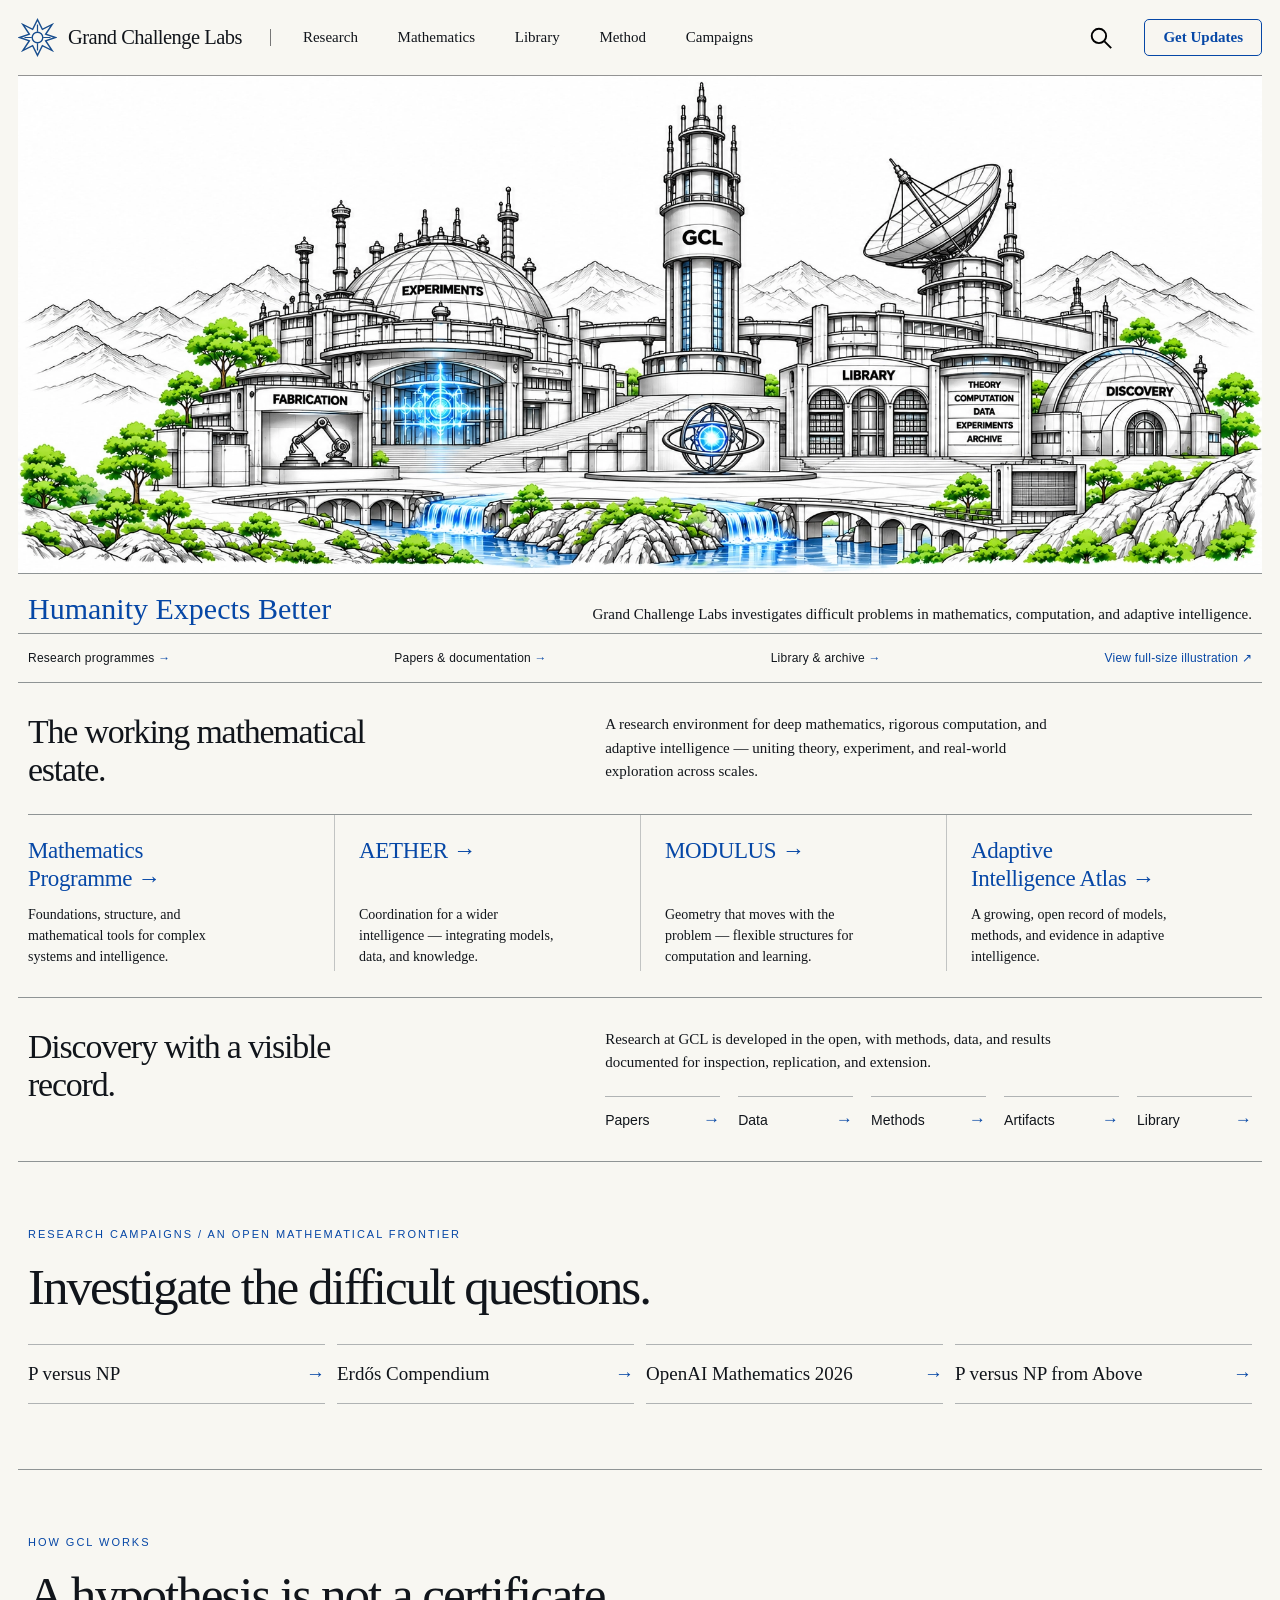
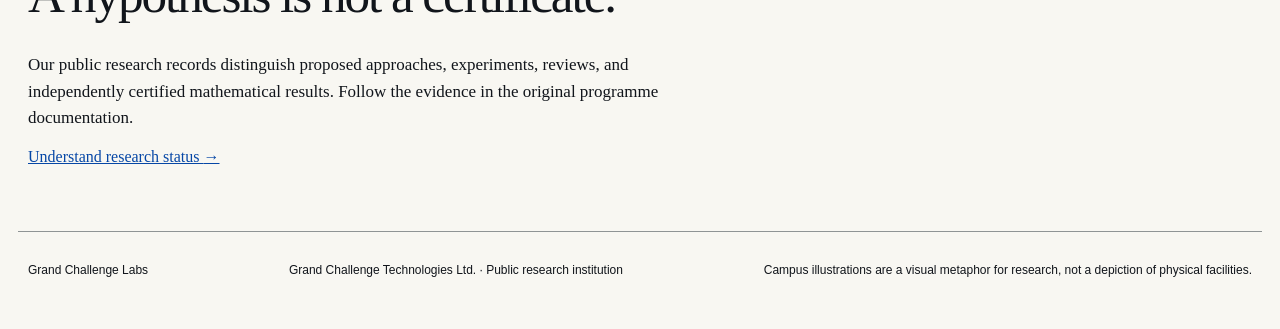
<file: index.html>
<!doctype html>
<html lang="en">
<head>
  <meta charset="utf-8">
  <meta name="viewport" content="width=device-width, initial-scale=1">
  <meta name="theme-color" content="#f8f7f2">
  <meta name="description" content="Grand Challenge Labs investigates problems in mathematics, computation, and adaptive intelligence. Explore research programmes, documentary records, and working evidence.">
  <title>Grand Challenge Labs · Humanity Expects Better</title>
  
  <link rel="preload" href="assets/hero-polished-no-wiring.webp" as="image" type="image/webp">
  <style>
:root{--ink:#11151b;--paper:#f8f7f2;--blue:#0647a6;--rule:#8f9495;--sans:Arial,Helvetica,sans-serif}*{box-sizing:border-box}html{scroll-behavior:smooth}body{margin:0;background:var(--paper);color:var(--ink);font-family:Georgia,'Times New Roman',serif}a{color:inherit}a:focus-visible,button:focus-visible,input:focus-visible{outline:3px solid var(--blue);outline-offset:3px}button{font:inherit}.shell{width:min(1440px,calc(100% - 36px));margin-inline:auto}.skip{position:absolute;left:-9999px;z-index:50;background:white;padding:14px}.skip:focus{left:10px;top:10px}.masthead{height:76px;display:flex;align-items:center;border-bottom:1px solid #939393;gap:28px}.identity{display:flex;align-items:center;gap:11px;text-decoration:none;font-size:clamp(17px,1.6vw,23px);white-space:nowrap;letter-spacing:-.025em}.mark{height:39px;width:39px;color:#174d8e}.masthead nav{display:flex;border-left:1px solid #777;padding-left:32px;gap:clamp(18px,3.1vw,51px);flex:1}.masthead nav a{text-decoration:none;font-size:15px;white-space:nowrap}.masthead nav a:hover,.record-links a:hover,.quick-links a:hover{text-decoration:underline;text-decoration-color:var(--blue)}.mast-actions{display:flex;align-items:center;gap:28px}.search-button{background:none;border:0;cursor:pointer;width:31px;height:31px;padding:2px}.search-button svg{width:100%;height:100%}.outline-button{display:inline-flex;justify-content:center;align-items:center;gap:7px;border:1.5px solid var(--blue);border-radius:5px;padding:9px 18px;color:var(--blue);text-decoration:none;white-space:nowrap;background:rgba(248,247,242,.94);font-size:15px;font-weight:bold}.outline-button:hover{background:#e4ebf9}.menu-toggle{display:none}.hero{height:565px;position:relative;overflow:hidden}.hero-art{position:absolute;right:-10px;top:0;width:calc(100% - 190px);height:100%;object-fit:cover;object-position:right center}.hero:after{content:"";position:absolute;left:0;top:0;bottom:0;width:365px;background:linear-gradient(90deg,var(--paper) 0%,rgba(248,247,242,.98) 45%,rgba(248,247,242,.78) 74%,transparent 100%);pointer-events:none}.hero-copy{position:absolute;left:12px;top:13px;z-index:1;width:300px}.hero h1{font-size:clamp(62px,6.8vw,99px);font-weight:400;line-height:.82;letter-spacing:-.075em;margin:0 0 9px}.brand-rule{height:1.5px;background:#111;width:230px;margin:13px 0 8px}.tagline{font-size:23px;line-height:1.1;color:var(--blue);margin:0 0 11px;white-space:nowrap}.lede{font-size:16px;line-height:1.19;max-width:259px;margin:0 0 14px}.hero-cta{font-size:13px;padding:8px 10px}.quick-links{display:grid;gap:14px;margin-top:18px}.quick-links a{display:flex;align-items:center;gap:14px;font-size:12px;text-decoration:none}.quick-icon{font-size:22px;width:22px;line-height:1;text-align:center}.rule{border-top:1px solid var(--rule)}.estate{min-height:0;display:grid;grid-template-columns:minmax(260px,1.2fr) minmax(0,4.8fr);border-bottom:1px solid var(--rule);padding:9px 0 13px}.estate-intro{padding:7px 19px 0 10px}.estate h2,.record h2{font-size:clamp(31px,3vw,48px);line-height:1.04;font-weight:400;letter-spacing:-.045em;margin:0 0 16px}.blue-rule{display:block;background:var(--blue);width:50px;height:2px;margin:0 0 14px}.estate-intro p{font-size:12.5px;line-height:1.28;max-width:316px;margin:0}.programme-grid{display:grid;grid-template-columns:repeat(4,minmax(0,1fr));min-width:0}.programme{border-left:1px solid var(--rule);text-decoration:none;padding:16px 14px 18px 18px;min-width:0;display:flex;flex-direction:column}.programme h3{font-size:clamp(17px,1.5vw,21px);line-height:1.12;letter-spacing:.002em;color:var(--blue);font-weight:400;margin:0 0 12px}.programme h3 span{white-space:nowrap}.programme p{font-size:12px;line-height:1.28;margin:0;max-width:190px}.programme:hover h3{text-decoration:underline}.record{min-height:206px;display:grid;grid-template-columns:270px minmax(0,1fr);border-bottom:1px solid var(--rule);padding:10px 0}.record-title{padding:5px 12px 0 10px}.record-copy{padding:4px 17px;border-left:1px solid var(--rule)}.record-copy p{font-size:13px;line-height:1.38;margin:0}.record-links{display:flex;justify-content:space-between;gap:10px;margin-top:35px}.record-links a{font:11px var(--sans);text-decoration:none;text-align:center;display:grid;gap:9px}.record-links a span{font-size:23px;height:24px}.below,.method{padding:62px 10px 65px;border-bottom:1px solid var(--rule)}.eyebrow{text-transform:uppercase;letter-spacing:.18em;font:11px var(--sans);color:var(--blue)}.below h2,.method h2{font-size:clamp(30px,4vw,58px);font-weight:400;letter-spacing:-.04em;margin:15px 0 28px}.below-links{display:grid;grid-template-columns:repeat(4,1fr);gap:12px}.below-links a{border-top:1px solid #b0b3b4;border-bottom:1px solid #b0b3b4;padding:18px 0;display:flex;align-items:center;justify-content:space-between;gap:12px;font-size:19px;text-decoration:none}.below-links a:hover{color:var(--blue)}.below-links span{color:var(--blue)}.method p{max-width:700px;font-size:17px;line-height:1.55}.method>a{color:var(--blue)}footer{padding:30px 10px 50px;display:flex;flex-wrap:wrap;justify-content:space-between;gap:18px;font:12px/1.4 var(--sans)}dialog{width:min(610px,calc(100vw - 40px));padding:32px;border:1px solid #69717a;background:var(--paper);box-shadow:0 20px 70px #0003}dialog::backdrop{background:#1119}dialog h2{font-size:38px;font-weight:normal}dialog label{display:block;font:13px var(--sans);margin-bottom:9px}dialog input{display:block;width:100%;padding:13px;font:18px var(--sans);background:white;border:1px solid #69717a}dialog .close{float:right;background:none;border:0;font-size:32px;cursor:pointer}#search-results{display:grid;margin-top:22px;gap:7px}#search-results a{text-decoration:none;padding:10px;border-bottom:1px solid #bbb}#search-results a:hover{color:var(--blue)}
@media(max-width:1180px){.masthead{gap:16px}.masthead nav{gap:16px;padding-left:18px}.mast-actions{gap:9px}.programme{padding-left:10px;padding-right:9px}.estate{grid-template-columns:250px minmax(0,1fr)}.record{grid-template-columns:245px minmax(0,1fr)}}
@media(max-width:900px){.masthead{height:auto;min-height:70px;flex-wrap:wrap;padding:13px 0}.identity{flex:1}.menu-toggle{display:inline-flex;align-items:center;gap:8px;background:none;border:1px solid #a2a2a2;padding:6px 9px;border-radius:3px;font:13px var(--sans)}.masthead nav{display:none;order:5;flex-basis:100%;border:0;padding:10px 0;border-top:1px solid #bbb;flex-wrap:wrap}.masthead nav.open{display:flex}.mast-actions{margin-left:auto}.updates{font-size:12px;padding:7px}.hero{height:525px}.hero-art{width:calc(100% + 100px);right:-235px;opacity:.85}.hero:after{width:400px}.estate{display:block;padding-bottom:20px}.estate-intro{padding:17px 11px}.estate-intro p{max-width:650px;font-size:14px}.programme-grid{grid-template-columns:repeat(2,minmax(0,1fr));gap:0}.programme{padding:10px 15px;min-height:185px}.record{grid-template-columns: 1fr 1fr}.below-links{grid-template-columns:repeat(2,1fr)}}
@media(max-width:600px){.shell{width:min(100% - 24px,1440px)}.identity{font-size:17px}.mark{width:32px;height:32px}.masthead{gap:10px}.mast-actions{gap:4px}.updates{display:none}.hero{height:620px}.hero-art{width:100%;right:-65px;top:233px;height:390px;object-fit:cover;object-position:center}.hero:after{width:100%;height:285px;bottom:auto;background:linear-gradient(var(--paper) 82%, transparent)}.hero-copy{left:4px;top:8px;width:100%;}.hero h1{font-size:59px}.brand-rule{width:206px;margin:11px 0 8px}.tagline{font-size:22px}.lede{max-width:300px;font-size:14px;line-height:1.32}.hero-cta{font-size:12px;padding:7px}.quick-links{position:absolute;top:386px;background:#f8f7f2eb;padding:12px;margin:0;left:0;gap:8px}.quick-links a{font-size:11px}.programme-grid{grid-template-columns:repeat(2,minmax(0,1fr))}.programme{padding:12px 8px;min-height:210px}.programme h3{font-size:18px}.programme-graphic{height:60px}.programme p{font-size:12px}.record{display:block}.record-title,.record-copy{border:0;padding:12px 7px}.record-links{margin-top:20px}.below-links{grid-template-columns:1fr}.below,.method{padding:42px 10px}.below-links a{font-size:17px}}
@media(prefers-reduced-motion:reduce){html{scroll-behavior:auto}}

/* Hero integrity: mockup artwork contains editorial text in its left edge.
   Crop that edge inside a dedicated illustration viewport; never layer the
   live heading over the image. Keep both responsive and accessible. */
.hero{isolation:isolate}
.hero-visual{position:absolute;inset:0 0 0 420px;overflow:hidden;pointer-events:none}
.hero-art{position:absolute;top:0;right:0;left:auto;width:140%;height:100%;object-fit:cover;object-position:right center;max-width:none}
.hero:after{display:none}
.hero-copy{left:12px;top:16px;width:395px;z-index:2}
.hero h1{font-size:clamp(64px,5.35vw,82px);line-height:.91;letter-spacing:-.065em}
.tagline{font-size:22px}
.lede{font-size:16px;line-height:1.32;max-width:300px}
@media(max-width:900px){.hero{height:525px}.hero-visual{left:355px}.hero-copy{width:335px}.hero h1{font-size:clamp(61px,7vw,73px)}}
@media(max-width:600px){.hero{height:725px}.hero-copy{top:10px;left:5px;width:calc(100% - 10px)}.hero h1{font-size:clamp(53px,11vw,67px)}.hero-visual{inset:345px 0 0 0}.hero-art{width:145%;height:100%;top:0;right:0;object-fit:cover;object-position:right center}.quick-links{position:static;background:transparent;padding:0;margin-top:15px;gap:8px}.lede{font-size:14px;max-width:300px}.tagline{font-size:20px}}
@media(min-width:601px) and (max-width:720px){.hero-visual{left:330px}.hero-copy{width:315px}.hero h1{font-size:60px}}


/* Full-composition hero: no cropping, forced aspect ratio, or overlay text. */
.visually-hidden{position:absolute!important;width:1px;height:1px;padding:0;margin:-1px;overflow:hidden;clip-path:inset(50%);white-space:nowrap;border:0}
.hero{height:auto;min-height:0;position:relative;overflow:visible;isolation:auto}
.hero-art{display:block;position:static;inset:auto;width:100%;max-width:100%;height:auto;min-height:0;object-fit:contain;object-position:center;opacity:1;image-rendering:auto}
.hero:after{display:none}
.hero-hotspot{position:absolute;left:2.5%;top:54%;width:15%;height:8%;border-radius:5px}
.hero-hotspot:focus-visible{outline:3px solid var(--blue);outline-offset:1px}
.hero-links{display:flex;align-items:center;justify-content:space-between;gap:15px;flex-wrap:wrap;padding:15px 10px;border-top:1px solid var(--rule);font:12px/1.5 var(--sans);letter-spacing:.02em}
.hero-links a{color:var(--ink);text-decoration:none}
.hero-links a span{color:var(--blue)}
.hero-links a:hover{text-decoration:underline}
.hero-links .view-art{color:var(--blue)}
@media(max-width:900px){.hero{height:auto;min-height:0}.hero-art{position:static;right:auto;top:auto;width:100%;height:auto;opacity:1;object-fit:contain}}
@media(max-width:600px){.hero{height:auto;min-height:0}.hero-art{position:static;right:auto;top:auto;width:100%;height:auto;object-fit:contain}.hero-links{display:grid;grid-template-columns:1fr 1fr;gap:14px;font-size:12px}.hero-hotspot{display:none}}


/* Approved clean architectural engraving: full-image presentation with no overlaid copy. */
.hero{position:relative;overflow:visible;height:auto;min-height:0}
.hero-art{display:block;position:static;width:100%;max-width:100%;height:auto;object-fit:contain;object-position:center;opacity:1;image-rendering:auto}
.hero-introduction{display:flex;align-items:baseline;justify-content:space-between;gap:2.5rem;border-top:1px solid var(--rule);padding:17px 10px 6px}
.hero-introduction p{margin:0;font-size:15px;line-height:1.5}
.hero-introduction .hero-motto{font-size:clamp(21px,2.4vw,30px);color:var(--blue);white-space:nowrap;line-height:1.2}
@media(max-width:690px){.hero-introduction{display:block;padding-top:16px}.hero-introduction p+p{margin-top:9px}}

/* Compact editorial sections: shared alignment, readable copy, natural height. */
.estate{display:block;padding:30px 10px 26px}
.estate-intro{display:grid;grid-template-columns:minmax(0,.9fr) minmax(0,1.1fr);align-items:start;gap:48px;padding:0 0 25px}
.estate h2,.record h2{font-size:clamp(28px,2.65vw,38px);line-height:1.12;letter-spacing:-.035em;max-width:21ch;margin:0}
.estate-intro p,.record-copy p{font-size:15px;line-height:1.55;max-width:60ch;margin:0}
.programme-grid{grid-template-columns:repeat(4,minmax(0,1fr));border-top:1px solid var(--rule)}
.programme{min-height:0;padding:22px 24px 4px;border-left:1px solid #c2c4c3}
.programme:first-child{border-left:0;padding-left:0}
.programme:last-child{padding-right:0}
.programme h3{font-size:23px;line-height:1.18;min-height:2.36em;margin:0 0 12px;letter-spacing:-.015em}
.programme p{font-size:14px;line-height:1.5;max-width:29ch}
.record{grid-template-columns:minmax(0,.9fr) minmax(0,1.1fr);gap:48px;min-height:0;padding:30px 10px}
.record-title,.record-copy{padding:0;border:0}
.record-links{display:grid;grid-template-columns:repeat(5,minmax(0,1fr));gap:18px;margin-top:22px}
.record-links a{display:flex;align-items:center;justify-content:space-between;gap:8px;text-align:left;border-top:1px solid #b0b3b4;padding:12px 0 0;font:14px/1.3 var(--sans)}
.record-links a span{font-size:17px;height:auto;color:var(--blue)}
.record-links a:hover{color:var(--blue)}
@media(max-width:900px){
 .estate-intro,.record{grid-template-columns:minmax(0,1fr) minmax(0,1fr);gap:28px}
 .programme-grid{grid-template-columns:repeat(2,minmax(0,1fr));row-gap:24px}
 .programme{padding:20px 22px 0}
 .programme:nth-child(odd){padding-left:0;border-left:0}
 .programme:nth-child(even){padding-right:0}
 .programme:nth-child(n+3){border-top:1px solid #c2c4c3}
 .programme h3{min-height:0}
 .record-links{grid-template-columns:repeat(3,minmax(0,1fr));gap:14px}
}
@media(max-width:600px){
 .estate{padding:24px 4px}
 .estate-intro{grid-template-columns:1fr;gap:14px;padding-bottom:22px}
 .estate h2,.record h2{font-size:30px;max-width:22ch}
 .estate-intro p,.record-copy p{font-size:14px}
 .programme{padding:18px 16px 0}
 .programme h3{font-size:20px;min-height:2.36em;margin-bottom:10px}
 .programme p{font-size:13px;line-height:1.5}
 .record{display:grid;grid-template-columns:1fr;gap:16px;padding:24px 4px}
 .record-links{grid-template-columns:repeat(3,minmax(0,1fr));gap:14px;margin-top:18px}
 .record-links a{font-size:13px}
}
</style>
  
</head>
<body>
<a class="skip" href="#main">Skip to content</a>
<header class="masthead shell">
  <a class="identity" href="#top" aria-label="Grand Challenge Labs — home">
    <svg class="mark" viewBox="0 0 48 48" aria-hidden="true"><path d="M24 2L30 14 42 8 34 20 46 24 34 28 42 40 30 34 24 46 18 34 6 40 14 28 2 24 14 20 6 8 18 14Z" fill="none" stroke="currentColor" stroke-width="1.7"/><circle cx="24" cy="24" r="6.5" fill="none" stroke="currentColor" stroke-width="1.7"/><path d="M24 8V17M24 31V40M8 24H17M31 24H40" stroke="currentColor" stroke-width="1.5"/></svg>
    <span>Grand Challenge Labs</span>
  </a>
  <button class="menu-toggle" type="button" aria-expanded="false" aria-controls="main-navigation"><span class="menu-lines" aria-hidden="true">☰</span> Menu</button>
  <nav id="main-navigation" aria-label="Main navigation">
    <a href="#research">Research</a>
    <a href="#mathematics">Mathematics</a>
    <a href="#library">Library</a>
    <a href="#method">Method</a>
    <a href="#campaigns">Campaigns</a>
  </nav>
  <div class="mast-actions">
    <button id="search-button" class="search-button" type="button" aria-label="Search the site" title="Search the site"><svg viewBox="0 0 24 24" fill="none" stroke="currentColor" stroke-width="1.7" aria-hidden="true"><circle cx="10.6" cy="10.6" r="6.4"/><path d="m15.5 15.5 6 6"/></svg></button>
    <a class="outline-button updates" href="https://github.com/grandchallenge" aria-label="Follow Grand Challenge Labs updates on GitHub">Get Updates</a>
  </div>
</header>
<main id="main" class="shell">
  <section class="hero" id="top" aria-label="Grand Challenge Labs illustrated research campus">
    <h1 class="visually-hidden">Grand Challenge Labs</h1>
    <img class="hero-art" src="assets/hero-polished-no-wiring.webp" width="1983" height="793" alt="Architectural ink engraving of a calmer Grand Challenge Labs campus featuring a clean cylindrical GCL tower without surrounding cables, experimental dome, fabrication hall, library, satellite dish and discovery dome. Green foliage and blue water and experimental lighting provide restrained color accents." fetchpriority="high" decoding="async">
  </section>
  <div class="hero-introduction" aria-label="Institutional introduction"><p class="hero-motto">Humanity Expects Better</p><p>Grand Challenge Labs investigates difficult problems in mathematics, computation, and adaptive intelligence.</p></div>
  <nav class="hero-links" aria-label="Featured destinations">
    <a href="#research">Research programmes <span aria-hidden="true">→</span></a>
    <a href="/MATH-PROGRAMME/documentaries/">Papers &amp; documentation <span aria-hidden="true">→</span></a>
    <a href="#library">Library &amp; archive <span aria-hidden="true">→</span></a>
    <a class="view-art" href="assets/hero-polished-no-wiring.webp" target="_blank" rel="noopener">View full-size illustration <span aria-hidden="true">↗</span></a>
  </nav>
  <div class="rule"></div>
  <section id="research" class="estate" aria-labelledby="estate-title">
    <div class="estate-intro" id="mathematics">
      <h2 id="estate-title">The working mathematical estate.</h2>
      <p>A research environment for deep mathematics, rigorous computation, and adaptive intelligence — uniting theory, experiment, and real-world exploration across scales.</p>
    </div>
    <div class="programme-grid">
      <a class="programme" href="/MATH-PROGRAMME/">
        <h3>Mathematics<br>Programme <span aria-hidden="true">→</span></h3>
        <p>Foundations, structure, and mathematical tools for complex systems and intelligence.</p>
      </a>
      <a class="programme" href="https://github.com/grandchallenge/AETHER">
        <h3>AETHER <span aria-hidden="true">→</span></h3>
        <p>Coordination for a wider intelligence — integrating models, data, and knowledge.</p>
      </a>
      <a class="programme" href="https://github.com/grandchallenge/MODULUS">
        <h3>MODULUS <span aria-hidden="true">→</span></h3>
        <p>Geometry that moves with the problem — flexible structures for computation and learning.</p>
      </a>
      <a class="programme" href="https://github.com/grandchallenge/ADAPTIVE-INTELLIGENCE-ATLAS">
        <h3>Adaptive<br>Intelligence Atlas <span aria-hidden="true">→</span></h3>
        <p>A growing, open record of models, methods, and evidence in adaptive intelligence.</p>
      </a>
    </div>
  </section>
  <section class="record" id="library" aria-labelledby="record-title">
    <div class="record-title"><h2 id="record-title">Discovery with a visible record.</h2></div>
    <div class="record-copy"><p>Research at GCL is developed in the open, with methods, data, and results documented for inspection, replication, and extension.</p>
      <div class="record-links"><a href="/MATH-PROGRAMME/documentaries/">Papers<span aria-hidden="true">→</span></a><a href="https://github.com/grandchallenge/MATHFORGE">Data<span aria-hidden="true">→</span></a><a href="https://github.com/grandchallenge/MATHSOLVE">Methods<span aria-hidden="true">→</span></a><a href="https://github.com/grandchallenge/MATHCERT">Artifacts<span aria-hidden="true">→</span></a><a href="/MATH-PROGRAMME/">Library<span aria-hidden="true">→</span></a></div>
    </div>
  </section>
  <section class="below" id="campaigns">
    <span class="eyebrow">Research campaigns / an open mathematical frontier</span><h2>Investigate the difficult questions.</h2>
    <div class="below-links"><a href="/MATH-PROGRAMME/domains/p_vs_np/">P versus NP <span>→</span></a><a href="/MATH-PROGRAMME/erdos/">Erdős Compendium <span>→</span></a><a href="/MATH-PROGRAMME/oai26/">OpenAI Mathematics 2026 <span>→</span></a><a href="/MATH-PROGRAMME/pnp_above/">P versus NP from Above <span>→</span></a></div>
  </section>
  <section class="method" id="method"><span class="eyebrow">How GCL works</span><h2>A hypothesis is not a certificate.</h2><p>Our public research records distinguish proposed approaches, experiments, reviews, and independently certified mathematical results. Follow the evidence in the original programme documentation.</p><a href="/MATH-PROGRAMME/STATUS_TAXONOMY/">Understand research status <span aria-hidden="true">→</span></a></section>
</main>
<footer class="shell"><span>Grand Challenge Labs</span><span>Grand Challenge Technologies Ltd. · Public research institution</span><span>Campus illustrations are a visual metaphor for research, not a depiction of physical facilities.</span></footer>
<dialog id="search-dialog" aria-labelledby="search-title"><form method="dialog"><button class="close" aria-label="Close search">×</button></form><h2 id="search-title">Explore the estate</h2><label for="site-search">Search programmes and publications</label><input id="site-search" type="search" placeholder="e.g. mathematics, AETHER, P versus NP"><div id="search-results" role="region" aria-live="polite"></div></dialog>
<script>
'use strict';
const menuButton = document.querySelector('.menu-toggle');
const nav = document.querySelector('#main-navigation');
menuButton.addEventListener('click', () => { const expanded = menuButton.getAttribute('aria-expanded') === 'true'; menuButton.setAttribute('aria-expanded', String(!expanded)); nav.classList.toggle('open', !expanded); });
nav.querySelectorAll('a').forEach(a => a.addEventListener('click', () => { nav.classList.remove('open'); menuButton.setAttribute('aria-expanded','false'); }));
const searchDialog = document.getElementById('search-dialog');
document.getElementById('search-button').addEventListener('click', () => { searchDialog.showModal(); document.getElementById('site-search').focus(); });
const routes = [
 ['Mathematics Programme', '/MATH-PROGRAMME/'],
 ['P versus NP', '/MATH-PROGRAMME/domains/p_vs_np/'],
 ['P versus NP from Above', '/MATH-PROGRAMME/pnp_above/'],
 ['Erdős Compendium', '/MATH-PROGRAMME/erdos/'],
 ['OpenAI Mathematics 2026', '/MATH-PROGRAMME/oai26/'],
 ['AETHER', 'https://github.com/grandchallenge/AETHER'],
 ['MODULUS', 'https://github.com/grandchallenge/MODULUS'],
 ['Adaptive Intelligence Atlas', 'https://github.com/grandchallenge/ADAPTIVE-INTELLIGENCE-ATLAS'],
 ['Mathematics documentary library', '/MATH-PROGRAMME/documentaries/'],
 ['MATHCERT', 'https://github.com/grandchallenge/MATHCERT'],
 ['Research method', '#method']
];
const searchField = document.getElementById('site-search');
const searchResults = document.getElementById('search-results');
function renderResults() {
 const query=searchField.value.toLowerCase().trim(); searchResults.replaceChildren();
 const matches=routes.filter(([label]) => label.toLowerCase().includes(query)).slice(0,8);
 for(const [label,url] of matches){const a=document.createElement('a');a.href=url;a.textContent=label+' →';searchResults.append(a);}
 if(!matches.length){const p=document.createElement('p');p.textContent='No matching programme in the quick index. Use the Mathematics Programme documentation for deeper searches.';searchResults.append(p);}
}
searchField.addEventListener('input',renderResults);
renderResults();

</script>
</body>
</html>
</file>
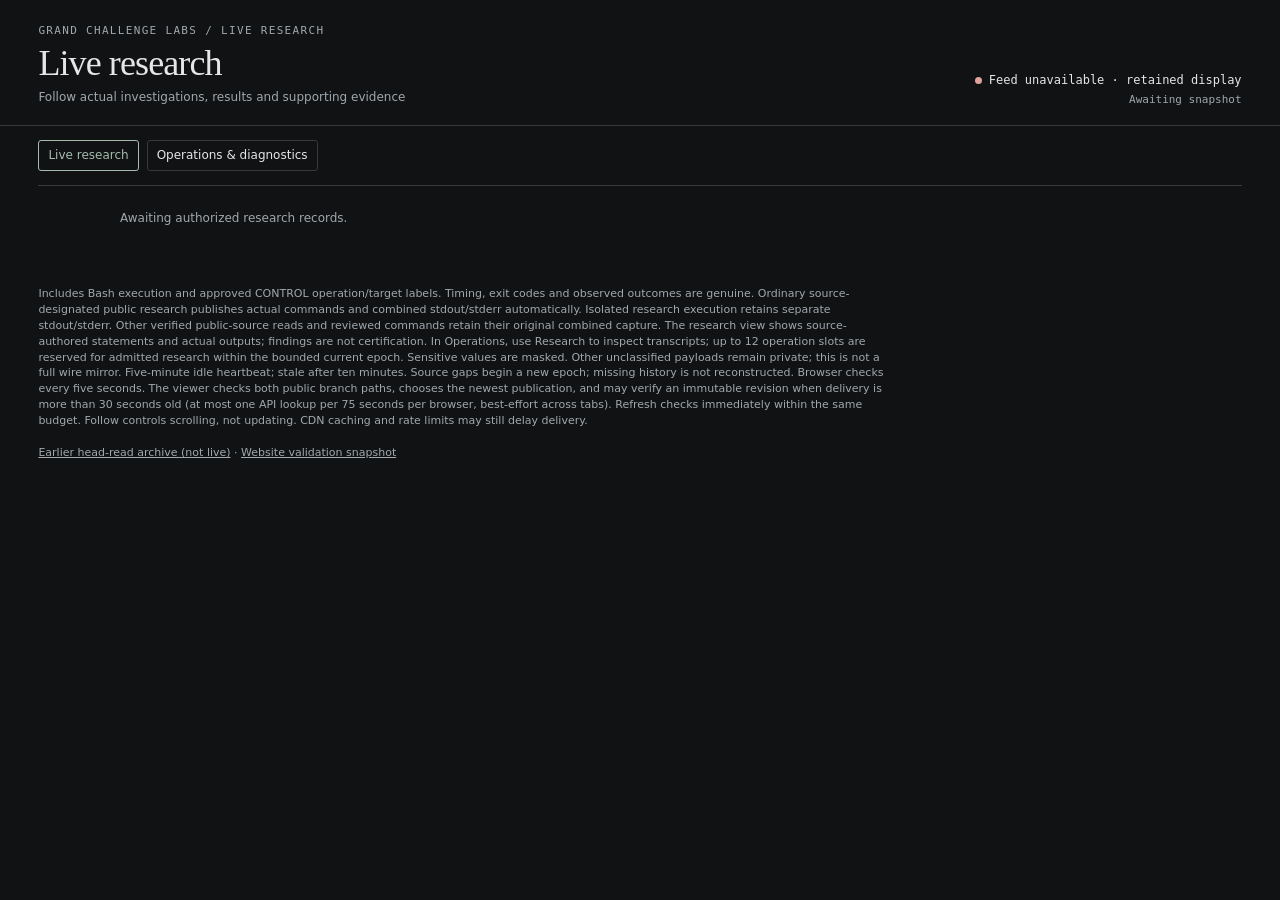
<file: assets/operations/live.html>
<!doctype html><html lang="en"><head><meta charset="utf-8"><meta http-equiv="Content-Security-Policy" content="default-src 'none'; script-src 'self'; style-src 'self' 'unsafe-inline'; connect-src https://raw.githubusercontent.com https://api.github.com; base-uri 'none'; form-action 'none'; object-src 'none'"><meta name="referrer" content="no-referrer"><meta name="viewport" content="width=device-width,initial-scale=1"><title>GCL · Live research</title>
<link rel="stylesheet" href="console.css?v=20261128-research"></head><body>
<header><div><div class="eyebrow">GRAND CHALLENGE LABS / LIVE RESEARCH</div><h1>Live research</h1><div class="subtitle">Follow actual investigations, results and supporting evidence</div></div><div class="connection" id="connection"><span class="dot"></span><span id="state">Connecting</span><span id="updated">Awaiting snapshot</span></div></header>
<main><nav class="view-switch" aria-label="Console view"><button class="control" id="view-research" aria-pressed="true">Live research</button><button class="control" id="view-operations" aria-pressed="false">Operations &amp; diagnostics</button></nav><section id="research-view" aria-label="Live research"><p id="research-status" class="research-status">Awaiting authorized research records.</p><div id="research-cards"></div></section><section id="operations-view" hidden><div class="source-line"><strong>Live operations · publication status</strong><span id="source">Awaiting authorized CONTROL records</span></div><section class="metrics" aria-label="Counts in retained snapshot" id="metrics"></section><div class="scale"><span id="range-start">—</span><span>Retained snapshot · common time / count scales</span><span id="range-end">—</span></div>
<div class="toolbar"><div class="filters" role="group" aria-label="Filter stream"><button data-filter="all" aria-pressed="true">All</button><button data-filter="research" aria-pressed="false">Research</button><button data-filter="evidence" aria-pressed="false">Artifacts</button><button data-filter="request" aria-pressed="false">Accepted</button><button data-filter="result" aria-pressed="false">Completed</button><button data-filter="failure" aria-pressed="false">Failed</button></div><label class="search"><span>SEARCH</span><input id="search" type="search" aria-label="Search retained events" placeholder="Search records…" autocomplete="off"></label><span class="grow"></span><button class="control" id="follow" aria-pressed="true">Following latest</button><button class="control" id="refresh">Refresh</button><button class="control" id="pause" aria-pressed="false">Pause feed</button></div>
<div class="meta-line"><span id="shown">0 records</span><span>UTC · expand rows · source-authorized records</span></div>
<div class="table" id="table" tabindex="0" aria-label="Chronological event stream"><div class="columns" aria-hidden="true"><span>TIME (UTC)</span><span>PHASE</span><span>OPERATION / EXCERPT</span><span style="text-align:right">DETAIL</span></div><div id="log"></div></div></section></main>
<footer><span>Includes Bash execution and approved CONTROL operation/target labels. Timing, exit codes and observed outcomes are genuine. Ordinary source-designated public research publishes actual commands and combined stdout/stderr automatically. Isolated research execution retains separate stdout/stderr. Other verified public-source reads and reviewed commands retain their original combined capture. The research view shows source-authored statements and actual outputs; findings are not certification. In Operations, use Research to inspect transcripts; up to 12 operation slots are reserved for admitted research within the bounded current epoch. Sensitive values are masked. Other unclassified payloads remain private; this is not a full wire mirror. Five-minute idle heartbeat; stale after ten minutes. Source gaps begin a new epoch; missing history is not reconstructed. Browser checks every five seconds. The viewer checks both public branch paths, chooses the newest publication, and may verify an immutable revision when delivery is more than 30 seconds old (at most one API lookup per 75 seconds per browser, best-effort across tabs). Refresh checks immediately within the same budget. Follow controls scrolling, not updating. CDN caching and rate limits may still delay delivery.</span><span><a href="https://raw.githubusercontent.com/grandchallenge/grandchallenge.github.io/control-public-feed/feed.json" style="color:inherit">Earlier head-read archive (not live)</a> · <a href="index.html" style="color:inherit">Website validation snapshot</a></span></footer><script src="live.js?v=20261128-open-evidence"></script></body></html>
</file>
<file: assets/operations/console.css>
:root{color-scheme:dark;--bg:#101214;--paper:#171a1c;--ink:#e4e6e7;--muted:#a0a8ad;--rule:#343a3d;--quiet:#1d2123;--input:#a7bcca;--output:#a5bcad;--error:#e1a29b;--mono:ui-monospace,SFMono-Regular,Consolas,monospace}
*{box-sizing:border-box}body{margin:0;background:var(--bg);color:var(--ink);font:14px/1.45 system-ui,sans-serif}button,input{font:inherit;color:inherit}button{cursor:pointer}button:focus-visible,input:focus-visible,summary:focus-visible{outline:2px solid var(--input);outline-offset:2px}header,main,footer{max-width:1600px;margin:auto;padding-inline:clamp(14px,3vw,48px)}
header{display:flex;justify-content:space-between;align-items:end;gap:20px;padding-top:24px;padding-bottom:19px;border-bottom:1px solid var(--rule)}.eyebrow{font:11px var(--mono);letter-spacing:.12em;color:var(--muted)}h1{font:500 clamp(25px,3vw,36px)/1.1 Georgia,serif;letter-spacing:-.025em;margin:7px 0 5px}.subtitle{color:var(--muted);font-size:12px}.connection{text-align:right;flex-shrink:0;font:12px var(--mono)}.connection .dot{display:inline-block;width:7px;height:7px;background:var(--muted);border-radius:50%;margin-right:7px}.connection.live .dot{background:var(--output)}.connection.stale .dot{background:var(--error)}#updated{display:block;color:var(--muted);font-size:11px;margin-top:6px}
.metrics{display:grid;grid-template-columns:repeat(4,minmax(0,1fr));border-bottom:1px solid var(--rule);padding-block:13px}.metric{padding:0 13px;border-left:1px solid var(--rule);min-width:0}.metric:first-child{border:0;padding-left:0}.metric-label{font:11px var(--mono);color:var(--muted);display:flex;justify-content:space-between;gap:5px;align-items:baseline}.metric strong{font:500 24px/1.2 var(--mono);color:var(--ink)}.series{display:flex;align-items:end;gap:2px;height:20px;margin-top:6px}.series i{flex:1;background:var(--input);min-width:1px;opacity:.78}.metric[data-stream=stdout] .series i{background:var(--output)}.metric[data-stream=stderr] .series i{background:var(--error)}.metric[data-stream=lifecycle] .series i{background:var(--muted)}.scale{display:flex;justify-content:space-between;color:var(--muted);font:10px var(--mono);margin-top:4px}
.toolbar{display:flex;align-items:center;gap:12px;flex-wrap:wrap;padding:14px 0 10px}.filters{display:flex;gap:2px;flex-wrap:wrap}.filters button,.control{border:1px solid transparent;background:transparent;padding:6px 9px;font-size:12px;white-space:nowrap;color:var(--muted);border-radius:3px}.filters button[aria-pressed=true]{border-color:#596368;color:var(--ink);background:var(--quiet)}.control{border-color:var(--rule);color:var(--ink)}.control:hover,.filters button:hover{background:var(--quiet)}.control[aria-pressed=true]{color:var(--output);border-color:var(--output)}.search{display:flex;align-items:center;flex:1;min-width:140px;max-width:320px;gap:7px;border-bottom:1px solid var(--rule);padding:5px 2px}.search span{color:var(--muted);font-size:11px}.search input{background:none;border:0;width:100%;min-width:0;font:12px var(--mono)}.grow{flex:1}
.meta-line{display:flex;justify-content:space-between;gap:12px;flex-wrap:wrap;color:var(--muted);font:11px var(--mono);padding:0 0 9px}.table{position:relative;border-top:1px solid #596368;border-bottom:1px solid var(--rule);height:clamp(300px,calc(100dvh - 310px),1100px);overflow:auto;overflow-anchor:none}.columns,.event-summary{display:grid;grid-template-columns:122px 87px minmax(0,1fr) 54px;gap:12px;align-items:baseline}.columns{position:sticky;top:0;background:var(--paper);z-index:2;padding:8px 12px;color:var(--muted);font:10px var(--mono);letter-spacing:.08em;border-bottom:1px solid var(--rule)}.event{border-bottom:1px solid #262a2c}.event-summary{padding:8px 12px;cursor:pointer;list-style:none;min-height:35px}.event-summary::-webkit-details-marker{display:none}.event-summary:hover,.event[open]>.event-summary{background:var(--quiet)}.time,.stream,.size{font:11px var(--mono);white-space:nowrap}.time{color:var(--muted)}.stream{color:var(--muted)}.stream::before{content:"";width:3px;height:10px;background:currentColor;display:inline-block;margin-right:6px}.stdin .stream{color:var(--input)}.stdout .stream{color:var(--output)}.stderr .stream,.rpc-error .stream{color:var(--error)}.summarytext{min-width:0;display:flex;gap:10px;align-items:baseline;white-space:nowrap;overflow:hidden}.summarytext b{font:500 12px var(--mono);flex-shrink:0;max-width:55%;overflow:hidden;text-overflow:ellipsis}.summarytext span{font:12px var(--mono);color:var(--muted);overflow:hidden;text-overflow:ellipsis;min-width:0}.size{color:var(--muted);text-align:right}.size::after{content:" +";color:var(--ink)}.event[open] .size::after{content:" −"}.detail{margin:0 12px 12px 233px;border-left:1px solid var(--rule);padding:10px 14px;background:var(--paper);min-width:0}.detail-heading,.aux{color:var(--muted);font:11px var(--mono);margin-bottom:8px}.detail pre{font:12px/1.55 var(--mono);white-space:pre-wrap;overflow-wrap:anywhere;margin:5px 0;tab-size:4}.field{border-top:1px solid var(--rule);display:grid;grid-template-columns:minmax(85px,140px) minmax(0,1fr);gap:12px;padding:6px 0}.field-name{color:var(--muted);font:11px var(--mono);overflow-wrap:anywhere}.field-value{min-width:0}.field-value pre{margin:0}.aux{margin-top:12px}.aux summary{cursor:pointer}.empty{padding:28px 12px;color:var(--muted)}footer{display:flex;justify-content:space-between;gap:16px;color:var(--muted);font-size:11px;padding-block:14px;flex-wrap:wrap}footer span:first-child{max-width:850px}
@media(max-width:760px){header{align-items:start;padding-top:18px}.connection{font-size:10px}.metric{padding:0 8px}.metric-label{font-size:9px;display:block}.metric strong{font-size:20px}.scale{font-size:8px}.columns,.event-summary{grid-template-columns:77px 65px minmax(0,1fr);gap:7px;padding-inline:7px}.columns span:last-child,.size{display:none}.detail{margin-left:9px;padding:9px}.summarytext b{max-width:70%;font-size:11px}.summarytext span,.time,.stream{font-size:10px}.toolbar{gap:7px}.table{height:65dvh}.field{grid-template-columns:1fr;gap:3px}.grow{display:none}.search{max-width:none}}
@media(max-width:400px){header{flex-wrap:wrap;gap:9px}.connection{text-align:left;flex-shrink:1}#updated{margin-top:3px}.scale span:nth-child(2){text-align:center;max-width:115px}.metric strong{font-size:18px}.metric-label{overflow-wrap:anywhere}}

@media(max-width:600px){
header{padding-top:12px;padding-bottom:10px;gap:7px;flex-wrap:wrap;align-items:flex-start}
header h1{font-size:25px;margin:5px 0 4px}.subtitle{font-size:11px}.connection{display:flex;align-items:center;gap:8px;text-align:left;flex-wrap:wrap}#updated{margin:0;font-size:10px}
.metrics{padding-block:7px}.metric{padding-inline:7px}.metric-label{display:flex;flex-direction:column;align-items:flex-start;gap:2px;font-size:10px}.metric strong{font-size:18px;line-height:1.1}.series{height:12px;margin-top:5px}
.scale{font-size:9px}.scale span:nth-child(2){display:none}
.toolbar{display:grid;grid-template-columns:minmax(0,1fr) auto auto;gap:6px;padding:9px 0 7px}
.filters{grid-column:1/-1;gap:1px;flex-wrap:wrap}.filters button,.control{font-size:10.5px;padding:5px 6px}.search{min-width:0;width:100%;padding:3px 0;gap:3px}.search input{font-size:11px}.search span{display:none}
.meta-line{gap:3px;padding-bottom:6px;font-size:10px}.meta-line span:nth-child(2){font-size:10px}
.table{height:max(270px,calc(100dvh - 285px))}
.columns{display:flex;gap:9px;font-size:9px;padding:5px 8px}.columns span:nth-child(3){margin-left:auto}
.event-summary{grid-template-columns:minmax(0,1fr) auto;gap:2px 8px;padding:5px 8px;min-height:0}
.event-summary .stream{justify-self:end}.summarytext{grid-column:1/-1;gap:6px}.summarytext b{font-size:11px;max-width:82%}.summarytext span{font-size:10px}.time,.stream{font-size:10px}.detail{margin:0 8px 8px;padding:8px}.detail pre{font-size:11px}
}

.source-line{font:12px/1.5 var(--mono);color:var(--muted);border-bottom:1px solid var(--rule);padding:10px 0;overflow-wrap:anywhere}.source-line a{color:var(--input)}.source-line strong{color:var(--ink)}.source-line span{display:block}.connection.published .dot{background:var(--output)}

.metric[data-stream=result] .series i{background:var(--output)}.metric[data-stream=failure] .series i{background:var(--error)}.request .stream{color:var(--input)}.result .stream{color:var(--output)}.failure .stream{color:var(--error)}

@media(max-width:760px){#refresh{grid-column:1/-1;justify-self:start}#follow{font-size:10px}}

/* Research-first presentation, using the same validated feed. */
[hidden]{display:none!important}.view-switch{display:flex;gap:8px;padding:14px 0;border-bottom:1px solid var(--rule);flex-wrap:wrap}
#research-view{max-width:1040px;margin:0 auto;padding:12px 0 32px}.research-status{color:var(--muted);font-size:12px;overflow-wrap:anywhere}
.research-card{border:1px solid var(--rule);border-radius:12px;background:#151819;padding:clamp(16px,3vw,28px);margin:18px 0;overflow-wrap:anywhere}
.research-programme{color:var(--muted);font-size:12px;letter-spacing:.04em}.research-card h2,.research-sources h2{font:600 22px/1.3 system-ui;margin:12px 0}.research-objective{color:var(--muted);font-size:15px;margin:0 0 20px}
.research-event{display:grid;grid-template-columns:76px minmax(0,1fr);gap:12px;padding:18px 0;border-top:1px solid var(--rule)}
.research-time{font:12px var(--mono);color:var(--muted);padding-top:3px}.research-kind{font-size:12px;font-weight:650;letter-spacing:.035em;color:var(--input);margin-bottom:6px}.kind-finding{color:#d9bd88}.kind-next,.kind-result{color:var(--output)}.kind-blocker{color:var(--error)}.research-text{font-size:15px;white-space:pre-wrap;overflow-wrap:anywhere}
.research-evidence{background:#202527;border-radius:6px;margin:10px 0 20px;padding:12px;overflow-wrap:anywhere}.research-evidence summary{cursor:pointer;color:var(--ink);font-size:13px}.research-evidence-body{padding-top:12px}.research-evidence pre{font:12px/1.5 var(--mono);white-space:pre-wrap;overflow-wrap:anywhere}.research-evidence a{color:var(--input)}
@media(max-width:450px){.research-event{grid-template-columns:60px minmax(0,1fr);gap:8px}.research-time{font-size:10px}.research-text{font-size:14px}}
</file>
